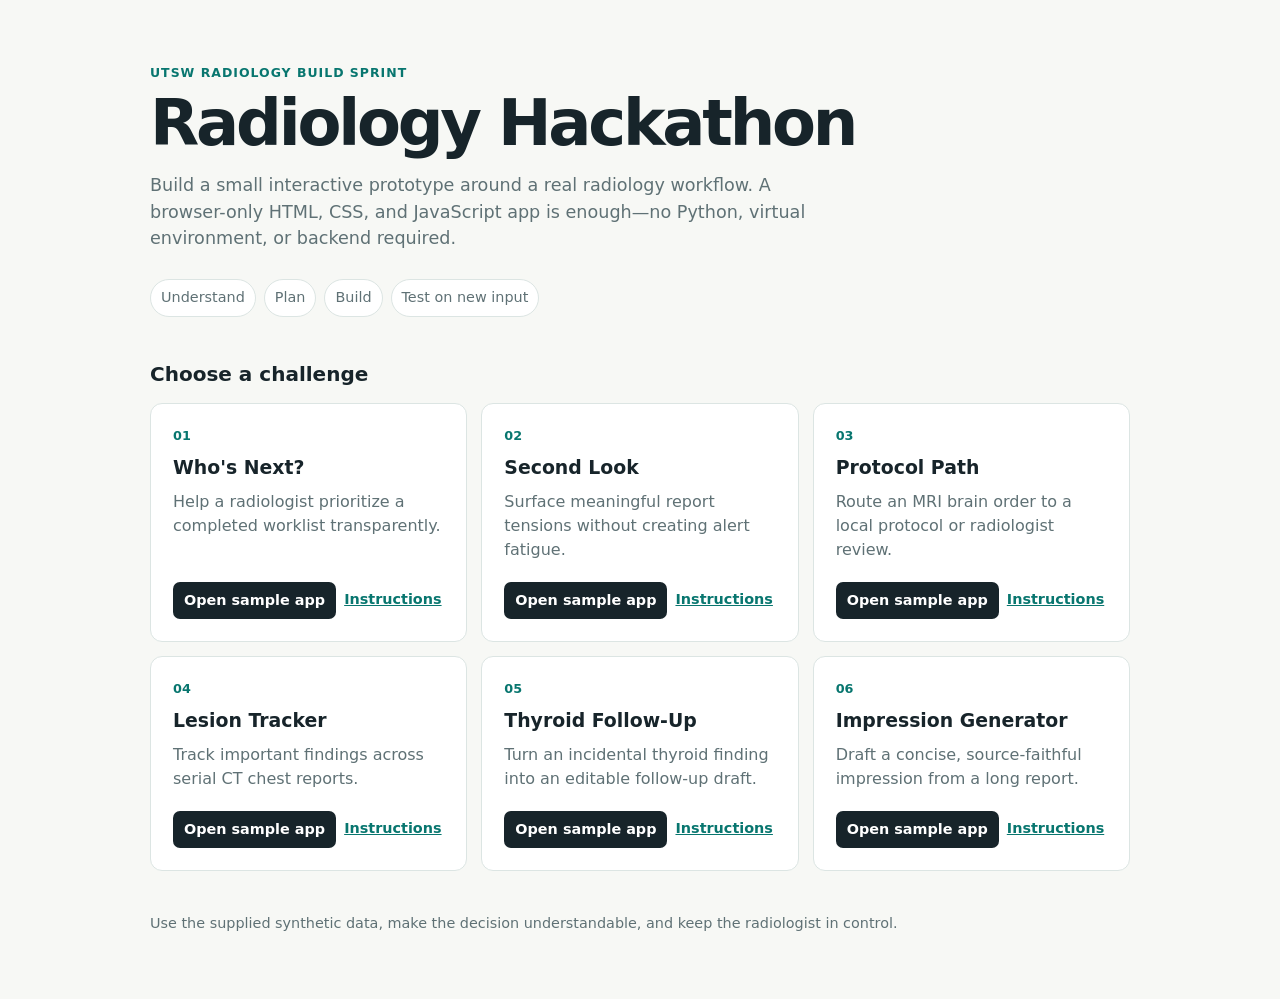
<file: index.html>
<!doctype html>
<html lang="en">
  <head>
    <meta charset="UTF-8" />
    <meta name="viewport" content="width=device-width, initial-scale=1.0" />
    <title>Radiology Hackathon</title>
    <style>
      :root { color-scheme: light; --ink:#17242a; --muted:#5f7175; --line:#dce5e3; --page:#f7f8f5; --card:#fff; --accent:#08766f; }
      * { box-sizing:border-box; }
      body { margin:0; background:var(--page); color:var(--ink); font:16px/1.5 system-ui,-apple-system,"Segoe UI",sans-serif; }
      main { width:min(980px,calc(100% - 32px)); margin:0 auto; padding:64px 0; }
      header { margin-bottom:42px; }
      .eyebrow { margin:0 0 8px; color:var(--accent); font-size:.78rem; font-weight:800; letter-spacing:.08em; text-transform:uppercase; }
      h1 { margin:0; font-size:clamp(2.25rem,6vw,4rem); letter-spacing:-.05em; line-height:1; }
      .intro { max-width:680px; color:var(--muted); font-size:1.1rem; }
      h2 { margin:0 0 14px; font-size:1.25rem; }
      .steps { display:flex; flex-wrap:wrap; gap:8px; margin:28px 0 0; color:var(--muted); font-size:.9rem; }
      .steps span { padding:7px 10px; border:1px solid var(--line); border-radius:999px; background:#fff; }
      .grid { display:grid; grid-template-columns:repeat(auto-fit,minmax(260px,1fr)); gap:14px; }
      article { display:flex; flex-direction:column; min-height:210px; padding:22px; border:1px solid var(--line); border-radius:12px; background:var(--card); }
      .number { margin:0 0 8px; color:var(--accent); font-size:.8rem; font-weight:800; }
      article h3 { margin:0 0 8px; font-size:1.18rem; }
      article p { margin:0; color:var(--muted); }
      .links { display:flex; flex-wrap:wrap; gap:8px; margin-top:auto; padding-top:20px; }
      a { color:var(--accent); font-weight:700; }
      .button { display:inline-block; padding:8px 11px; border-radius:7px; background:var(--ink); color:#fff; text-decoration:none; font-size:.9rem; }
      .quiet { display:inline-block; padding:7px 0; font-size:.9rem; }
      footer { margin-top:42px; color:var(--muted); font-size:.9rem; }
      @media (max-width:600px) { main { padding:42px 0; } }
    </style>
  </head>
  <body>
    <main>
      <header>
        <p class="eyebrow">UTSW Radiology Build Sprint</p>
        <h1>Radiology Hackathon</h1>
        <p class="intro">Build a small interactive prototype around a real radiology workflow. A browser-only HTML, CSS, and JavaScript app is enough—no Python, virtual environment, or backend required.</p>
        <div class="steps" aria-label="Sprint steps"><span>Understand</span><span>Plan</span><span>Build</span><span>Test on new input</span></div>
      </header>

      <section aria-labelledby="challenges">
        <h2 id="challenges">Choose a challenge</h2>
        <div class="grid">
          <article>
            <p class="number">01</p><h3>Who's Next?</h3><p>Help a radiologist prioritize a completed worklist transparently.</p>
            <div class="links"><a class="button" href="challenges/01-whos-next/sample-app/">Open sample app</a><a class="quiet" href="https://github.com/paulokuriki/radiology-hackathon/blob/main/challenges/01-whos-next/whos-next-instructions.md">Instructions</a></div>
          </article>
          <article>
            <p class="number">02</p><h3>Second Look</h3><p>Surface meaningful report tensions without creating alert fatigue.</p>
            <div class="links"><a class="button" href="challenges/02-second-look/sample-app/">Open sample app</a><a class="quiet" href="https://github.com/paulokuriki/radiology-hackathon/blob/main/challenges/02-second-look/second-look-instructions.md">Instructions</a></div>
          </article>
          <article>
            <p class="number">03</p><h3>Protocol Path</h3><p>Route an MRI brain order to a local protocol or radiologist review.</p>
            <div class="links"><a class="button" href="challenges/03-protocol-path/sample-app/">Open sample app</a><a class="quiet" href="https://github.com/paulokuriki/radiology-hackathon/blob/main/challenges/03-protocol-path/protocol-path-instructions.md">Instructions</a></div>
          </article>
          <article>
            <p class="number">04</p><h3>Lesion Tracker</h3><p>Track important findings across serial CT chest reports.</p>
            <div class="links"><a class="button" href="challenges/04-lesion-tracker/sample-app/">Open sample app</a><a class="quiet" href="https://github.com/paulokuriki/radiology-hackathon/blob/main/challenges/04-lesion-tracker/lesion-tracker-instructions.md">Instructions</a></div>
          </article>
          <article>
            <p class="number">05</p><h3>Thyroid Follow-Up</h3><p>Turn an incidental thyroid finding into an editable follow-up draft.</p>
            <div class="links"><a class="button" href="challenges/05-thyroid-follow-up/sample-app/">Open sample app</a><a class="quiet" href="https://github.com/paulokuriki/radiology-hackathon/blob/main/challenges/05-thyroid-follow-up/thyroid-follow-up-instructions.md">Instructions</a></div>
          </article>
          <article>
            <p class="number">06</p><h3>Impression Generator</h3><p>Draft a concise, source-faithful impression from a long report.</p>
            <div class="links"><a class="button" href="challenges/06-impression-generator/sample-app/">Open sample app</a><a class="quiet" href="https://github.com/paulokuriki/radiology-hackathon/blob/main/challenges/06-impression-generator/impression-generator-instructions.md">Instructions</a></div>
          </article>
        </div>
      </section>

      <footer>Use the supplied synthetic data, make the decision understandable, and keep the radiologist in control.</footer>
    </main>
  </body>
</html>
</file>
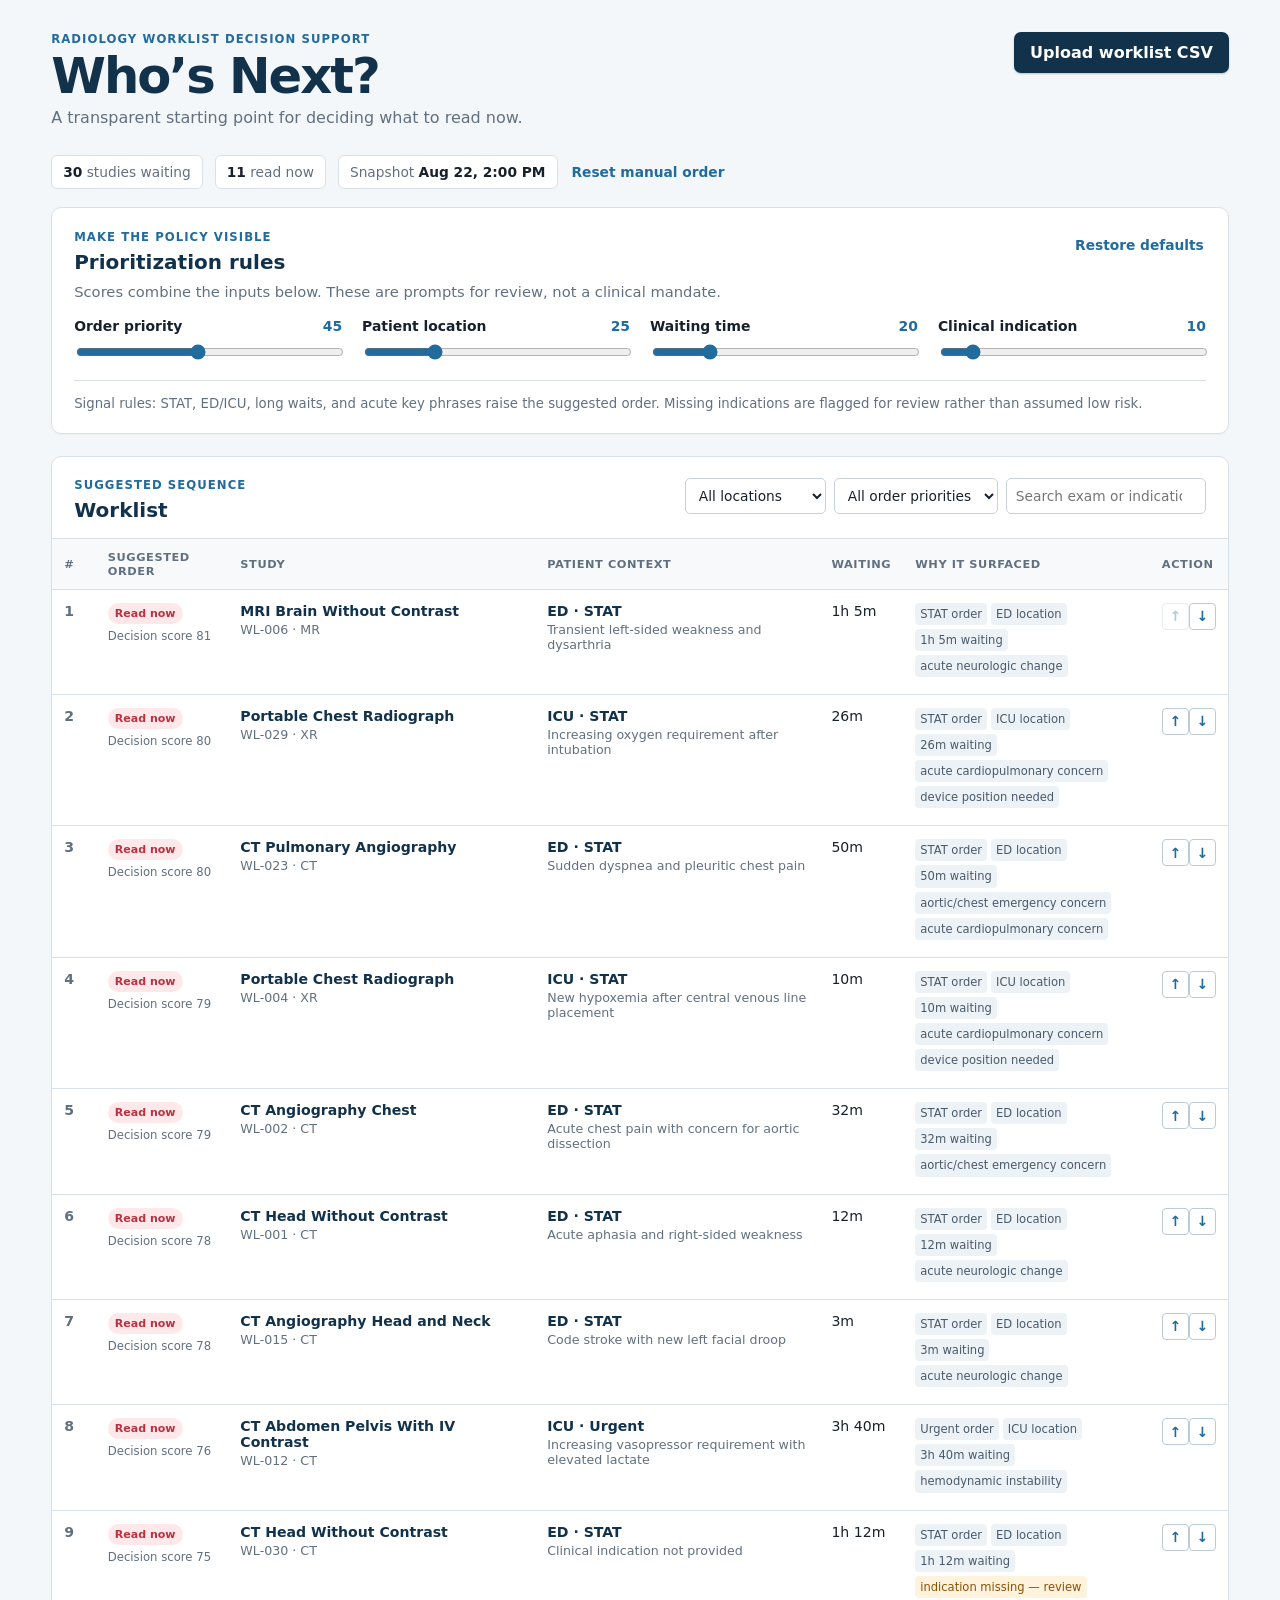
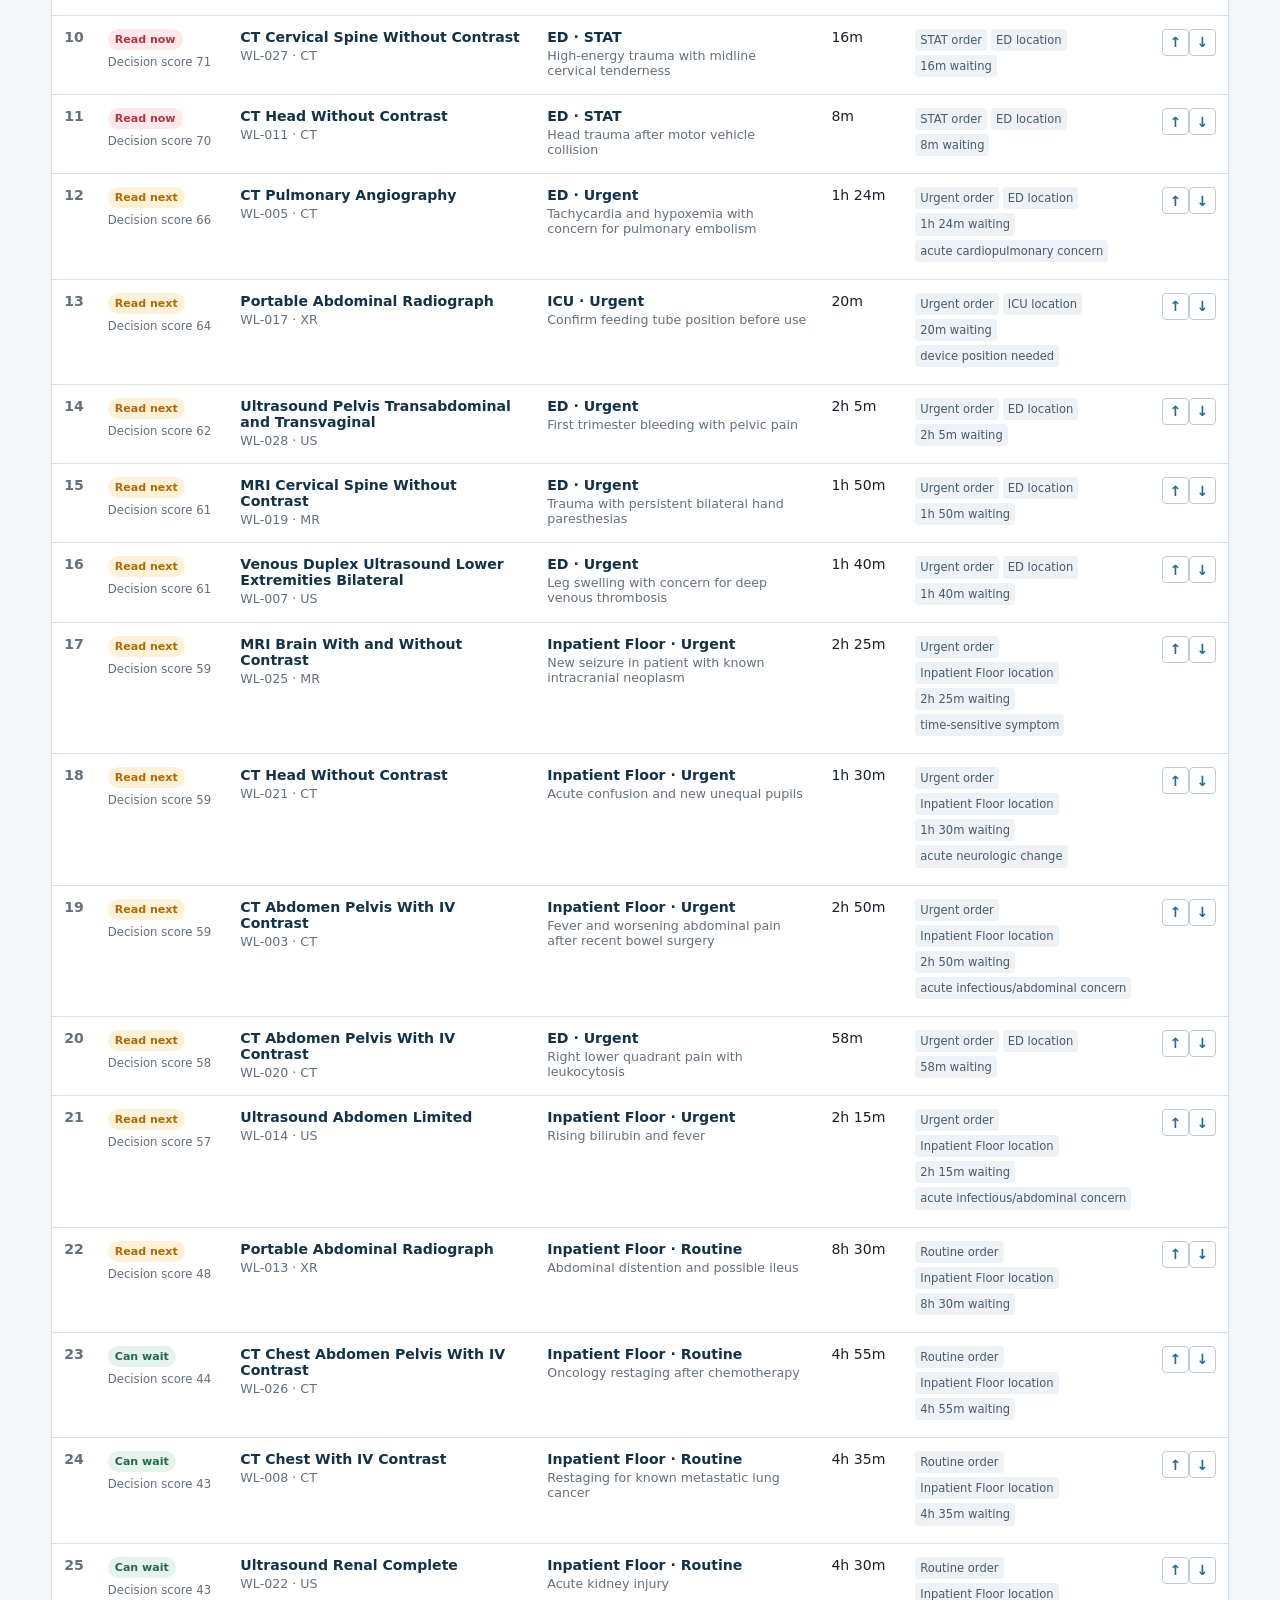
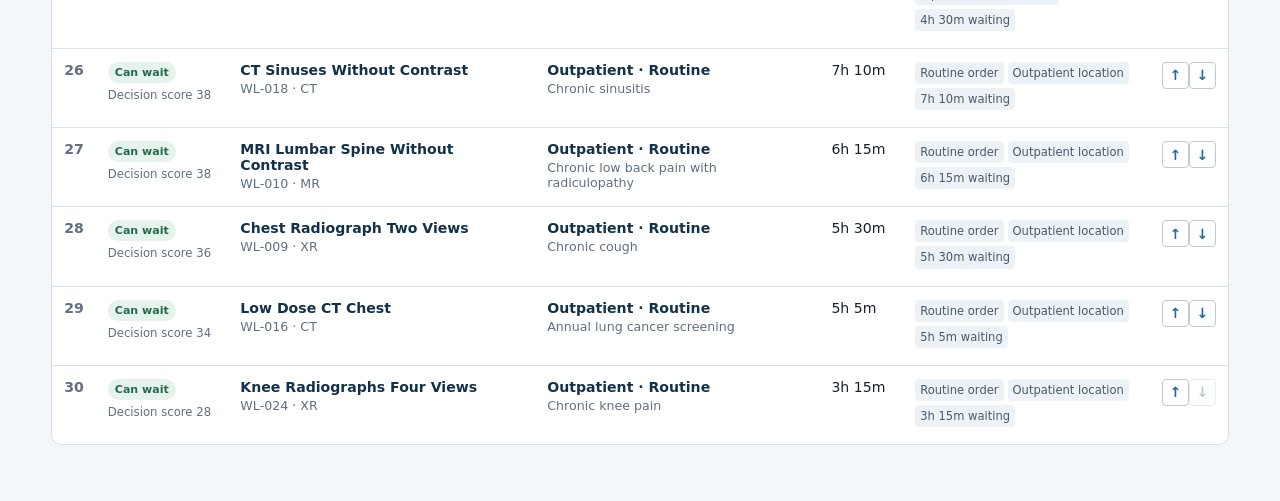
<file: challenges/01-whos-next/sample-app/index.html>
<!doctype html>
<html lang="en">
  <head>
    <meta charset="UTF-8" />
    <meta name="viewport" content="width=device-width, initial-scale=1.0" />
    <title>Who's Next? | Worklist Prioritizer</title>
    <link rel="stylesheet" href="styles.css" />
  </head>
  <body>
    <main class="app-shell">
      <header class="masthead">
        <div>
          <p class="eyebrow">Radiology worklist decision support</p>
          <h1>Who’s Next?</h1>
          <p class="subhead">A transparent starting point for deciding what to read now.</p>
        </div>
        <label class="upload-button" for="file-input">Upload worklist CSV</label>
        <input id="file-input" type="file" accept=".csv,text/csv" />
      </header>

      <section id="empty-state" class="empty-state">
        <div class="empty-icon" aria-hidden="true">↑</div>
        <h2>Start with a worklist snapshot</h2>
        <p>The bundled sample loads automatically when the app is hosted. You can also upload a CSV with the eight challenge columns; the file stays in this browser.</p>
        <label class="primary-button" for="file-input">Choose a CSV</label>
        <p class="hint">For the sprint demo, upload a new organizer worklist CSV.</p>
      </section>

      <section id="workspace" hidden>
        <div class="summary-row" aria-live="polite">
          <div class="summary-item"><span id="study-count">0</span> studies waiting</div>
          <div class="summary-item"><span id="now-count">0</span> read now</div>
          <div class="summary-item">Snapshot <span id="snapshot-time">—</span></div>
          <button id="reset-overrides" class="text-button">Reset manual order</button>
        </div>

        <section class="controls" aria-label="Prioritization controls">
          <div class="control-heading">
            <div>
              <p class="eyebrow">Make the policy visible</p>
              <h2>Prioritization rules</h2>
            </div>
            <button id="restore-defaults" class="text-button">Restore defaults</button>
          </div>
          <p class="control-copy">Scores combine the inputs below. These are prompts for review, not a clinical mandate.</p>
          <div class="sliders">
            <label>Order priority <output id="priority-value">45</output>
              <input id="priority-weight" type="range" min="0" max="100" value="45" />
            </label>
            <label>Patient location <output id="location-value">25</output>
              <input id="location-weight" type="range" min="0" max="100" value="25" />
            </label>
            <label>Waiting time <output id="wait-value">20</output>
              <input id="wait-weight" type="range" min="0" max="100" value="20" />
            </label>
            <label>Clinical indication <output id="indication-value">10</output>
              <input id="indication-weight" type="range" min="0" max="100" value="10" />
            </label>
          </div>
          <p class="policy-note">Signal rules: STAT, ED/ICU, long waits, and acute key phrases raise the suggested order. Missing indications are flagged for review rather than assumed low risk.</p>
        </section>

        <section class="worklist-section">
          <div class="table-toolbar">
            <div>
              <p class="eyebrow">Suggested sequence</p>
              <h2>Worklist</h2>
            </div>
            <div class="filters">
              <label class="visually-hidden" for="location-filter">Filter location</label>
              <select id="location-filter"><option value="">All locations</option></select>
              <label class="visually-hidden" for="priority-filter">Filter order priority</label>
              <select id="priority-filter"><option value="">All order priorities</option></select>
              <label class="visually-hidden" for="search">Search worklist</label>
              <input id="search" type="search" placeholder="Search exam or indication" />
            </div>
          </div>
          <div class="table-wrap">
            <table>
              <thead><tr><th>#</th><th>Suggested order</th><th>Study</th><th>Patient context</th><th>Waiting</th><th>Why it surfaced</th><th>Action</th></tr></thead>
              <tbody id="worklist-body"></tbody>
            </table>
          </div>
        </section>
      </section>
    </main>
    <template id="row-template">
      <tr>
        <td class="rank"></td>
        <td><span class="tier"></span><span class="score"></span></td>
        <td class="study"></td>
        <td class="context"></td>
        <td class="waiting"></td>
        <td class="reasons"></td>
        <td class="actions"><button class="move-up" title="Move up">↑</button><button class="move-down" title="Move down">↓</button></td>
      </tr>
    </template>
    <script src="app.js"></script>
  </body>
</html>
</file>
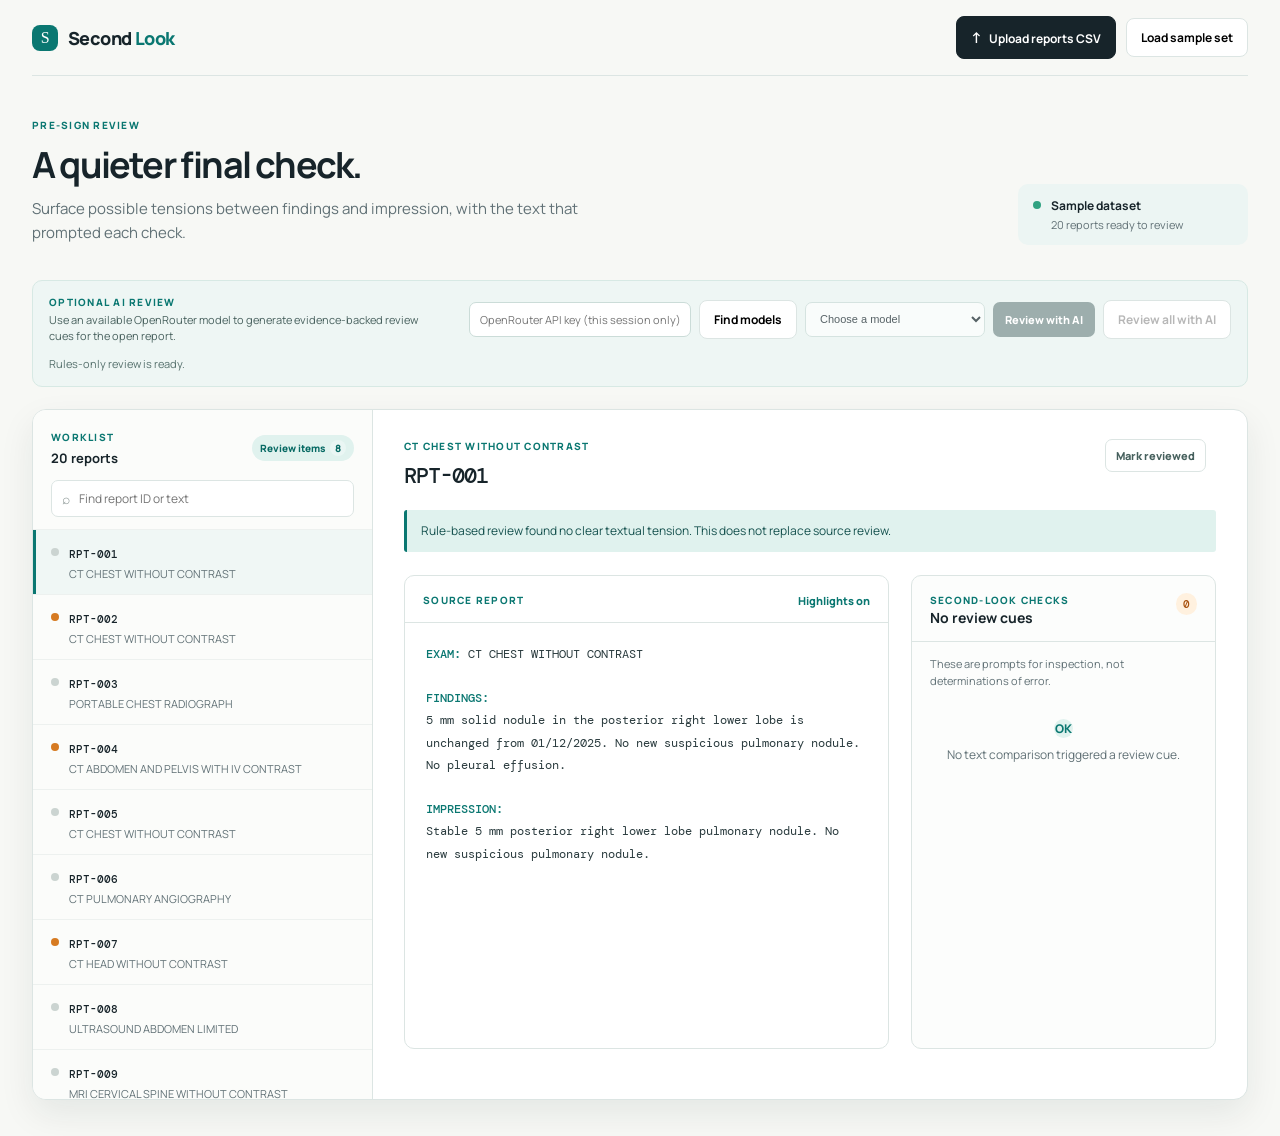
<file: challenges/02-second-look/sample-app/index.html>
<!doctype html>
<html lang="en">
  <head>
    <meta charset="UTF-8" />
    <meta name="viewport" content="width=device-width, initial-scale=1.0" />
    <title>Second Look | Report review</title>
    <link rel="preconnect" href="https://fonts.googleapis.com" />
    <link rel="preconnect" href="https://fonts.gstatic.com" crossorigin />
    <link href="https://fonts.googleapis.com/css2?family=DM+Mono:wght@400;500&family=Manrope:wght@400;500;600;700;800&display=swap" rel="stylesheet" />
    <link rel="stylesheet" href="styles.css" />
  </head>
  <body>
    <main class="app-shell">
      <header class="topbar">
        <a class="brand" href="#" aria-label="Second Look home">
          <span class="brand-mark">S</span>
          <span>Second <em>Look</em></span>
        </a>
        <div class="topbar-actions">
          <label class="upload-button" for="csv-upload">
            <span aria-hidden="true">↑</span> Upload reports CSV
          </label>
          <input id="csv-upload" type="file" accept=".csv,text/csv" />
          <button id="load-sample" class="quiet-button">Load sample set</button>
        </div>
      </header>

      <section class="intro">
        <div>
          <p class="eyebrow">Pre-sign review</p>
          <h1>A quieter final check.</h1>
          <p class="lede">Surface possible tensions between findings and impression, with the text that prompted each check.</p>
        </div>
        <div class="status-card" aria-live="polite">
          <span class="status-dot"></span>
          <div><strong id="dataset-name">Sample dataset</strong><span id="dataset-detail">20 reports ready to review</span></div>
        </div>
      </section>

      <section class="ai-bar" aria-label="Optional AI review">
        <div>
          <span class="eyebrow">Optional AI review</span>
          <p>Use an available OpenRouter model to generate evidence-backed review cues for the open report.</p>
        </div>
        <div class="ai-controls">
          <input id="api-key" type="password" autocomplete="off" placeholder="OpenRouter API key (this session only)" aria-label="OpenRouter API key" />
          <button id="load-models" class="quiet-button">Find models</button>
          <select id="model-select" aria-label="Available model" disabled><option>Choose a model</option></select>
          <button id="ai-review" class="ai-button" disabled>Review with AI</button>
          <button id="ai-review-all" class="quiet-button" disabled>Review all with AI</button>
        </div>
        <p id="ai-status" class="ai-status">Rules-only review is ready.</p>
      </section>

      <section class="workspace">
        <aside class="report-rail" aria-label="Report list">
          <div class="rail-head">
            <div><span class="eyebrow">Worklist</span><strong id="report-count">20 reports</strong></div>
            <button id="flag-filter" class="filter-button" aria-pressed="false">Review items <span id="flagged-count">0</span></button>
          </div>
          <label class="search-wrap"><span aria-hidden="true">⌕</span><input id="search" type="search" placeholder="Find report ID or text" /></label>
          <div id="report-list" class="report-list"></div>
        </aside>

        <section class="review-pane" aria-label="Report review">
          <div id="empty-state" class="empty-state" hidden>
            <div class="empty-icon">↗</div>
            <h2>No matching reports</h2>
            <p>Try a different search or show all reports.</p>
          </div>
          <div id="review-content">
            <div class="review-head">
              <div><p class="eyebrow" id="exam-type">Report</p><h2 id="active-id">—</h2></div>
              <div class="review-actions"><button id="mark-reviewed" class="reviewed-button">Mark reviewed</button><span id="review-state" class="review-state"></span></div>
            </div>
            <div id="summary-banner" class="summary-banner"></div>
            <div class="review-grid">
              <section class="report-card">
                <div class="card-title"><span class="eyebrow">Source report</span><button id="toggle-highlight" class="text-button" aria-pressed="true">Highlights on</button></div>
                <article id="report-text" class="report-text"></article>
              </section>
              <aside class="findings-card">
                <div class="card-title"><div><span class="eyebrow">Second-look checks</span><h3 id="check-title">Review cues</h3></div><span id="check-count" class="count-badge">0</span></div>
                <p class="check-intro">These are prompts for inspection, not determinations of error.</p>
                <div id="checks" class="checks"></div>
              </aside>
            </div>
          </div>
        </section>
      </section>
    </main>

    <template id="check-template">
      <article class="check">
        <div class="check-icon">!</div>
        <div><h4></h4><p class="check-description"></p><div class="evidence"></div></div>
      </article>
    </template>
    <script src="app.js"></script>
  </body>
</html>
</file>
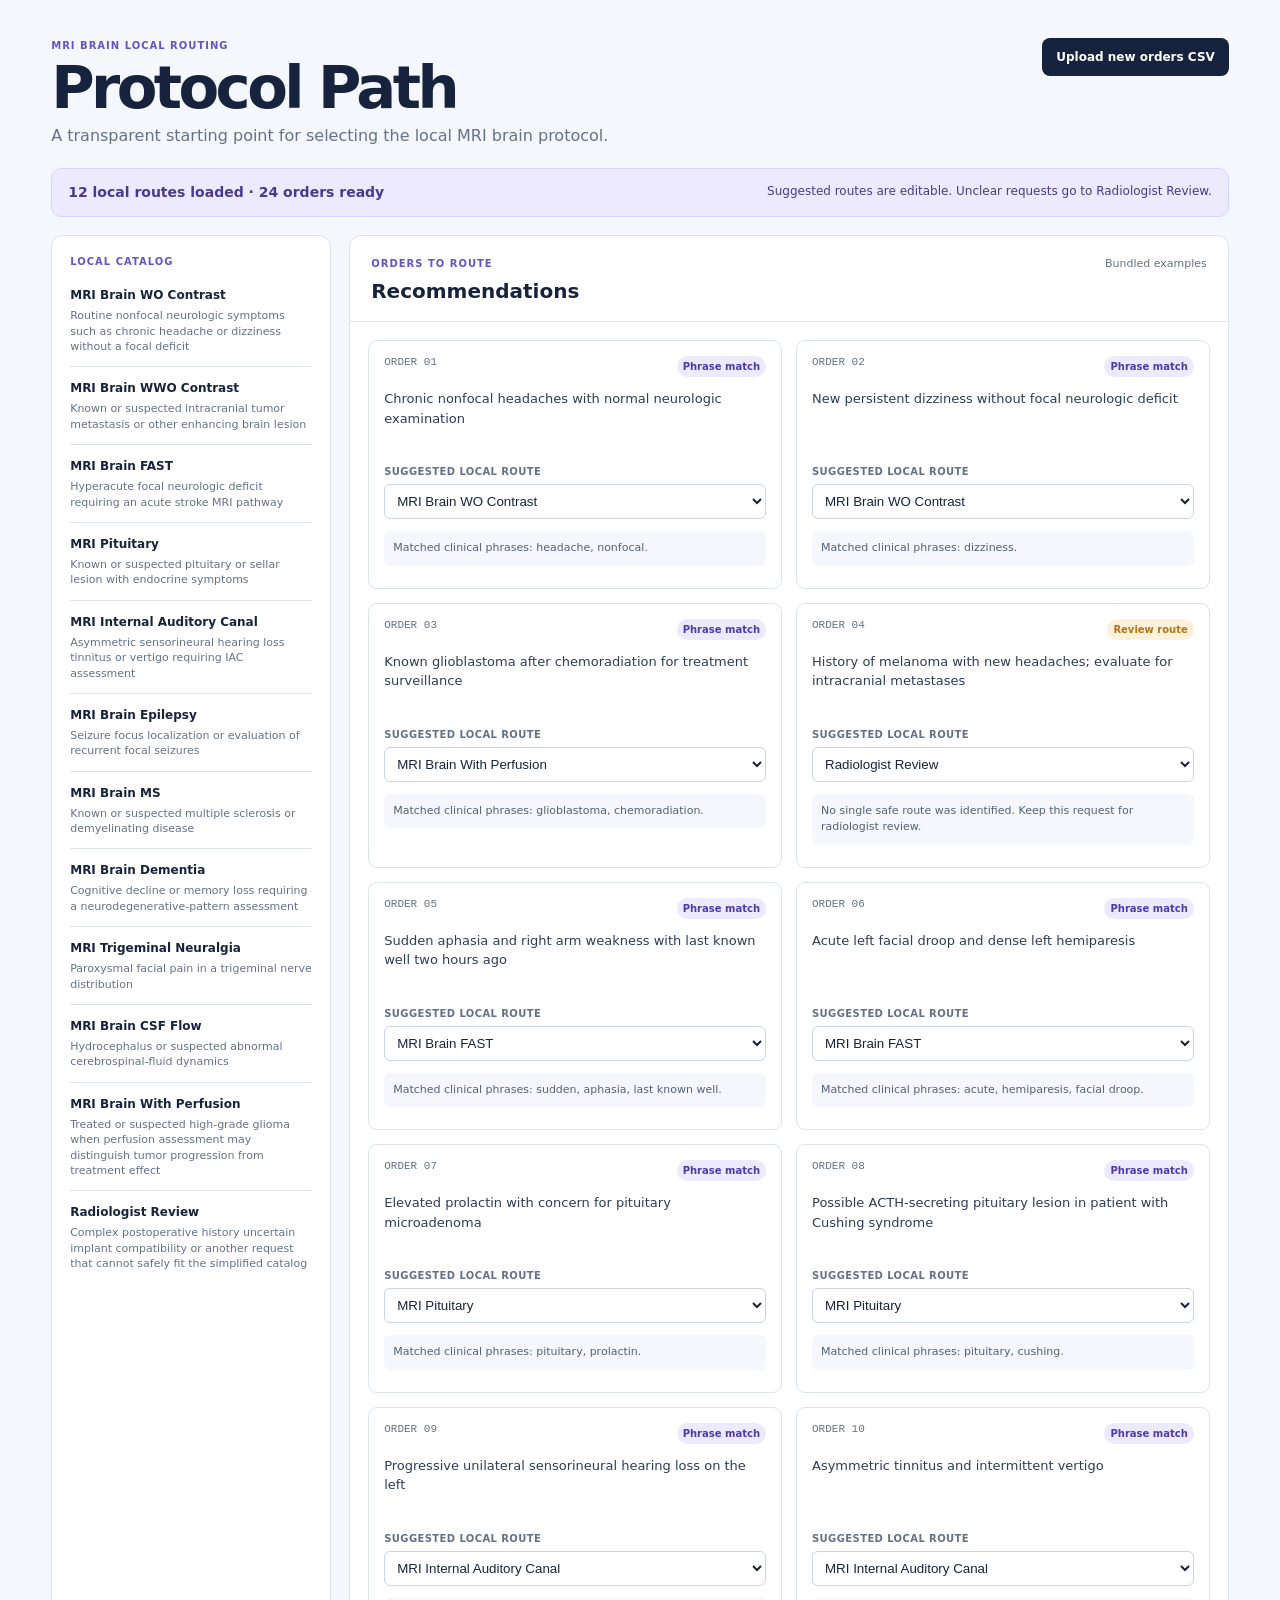
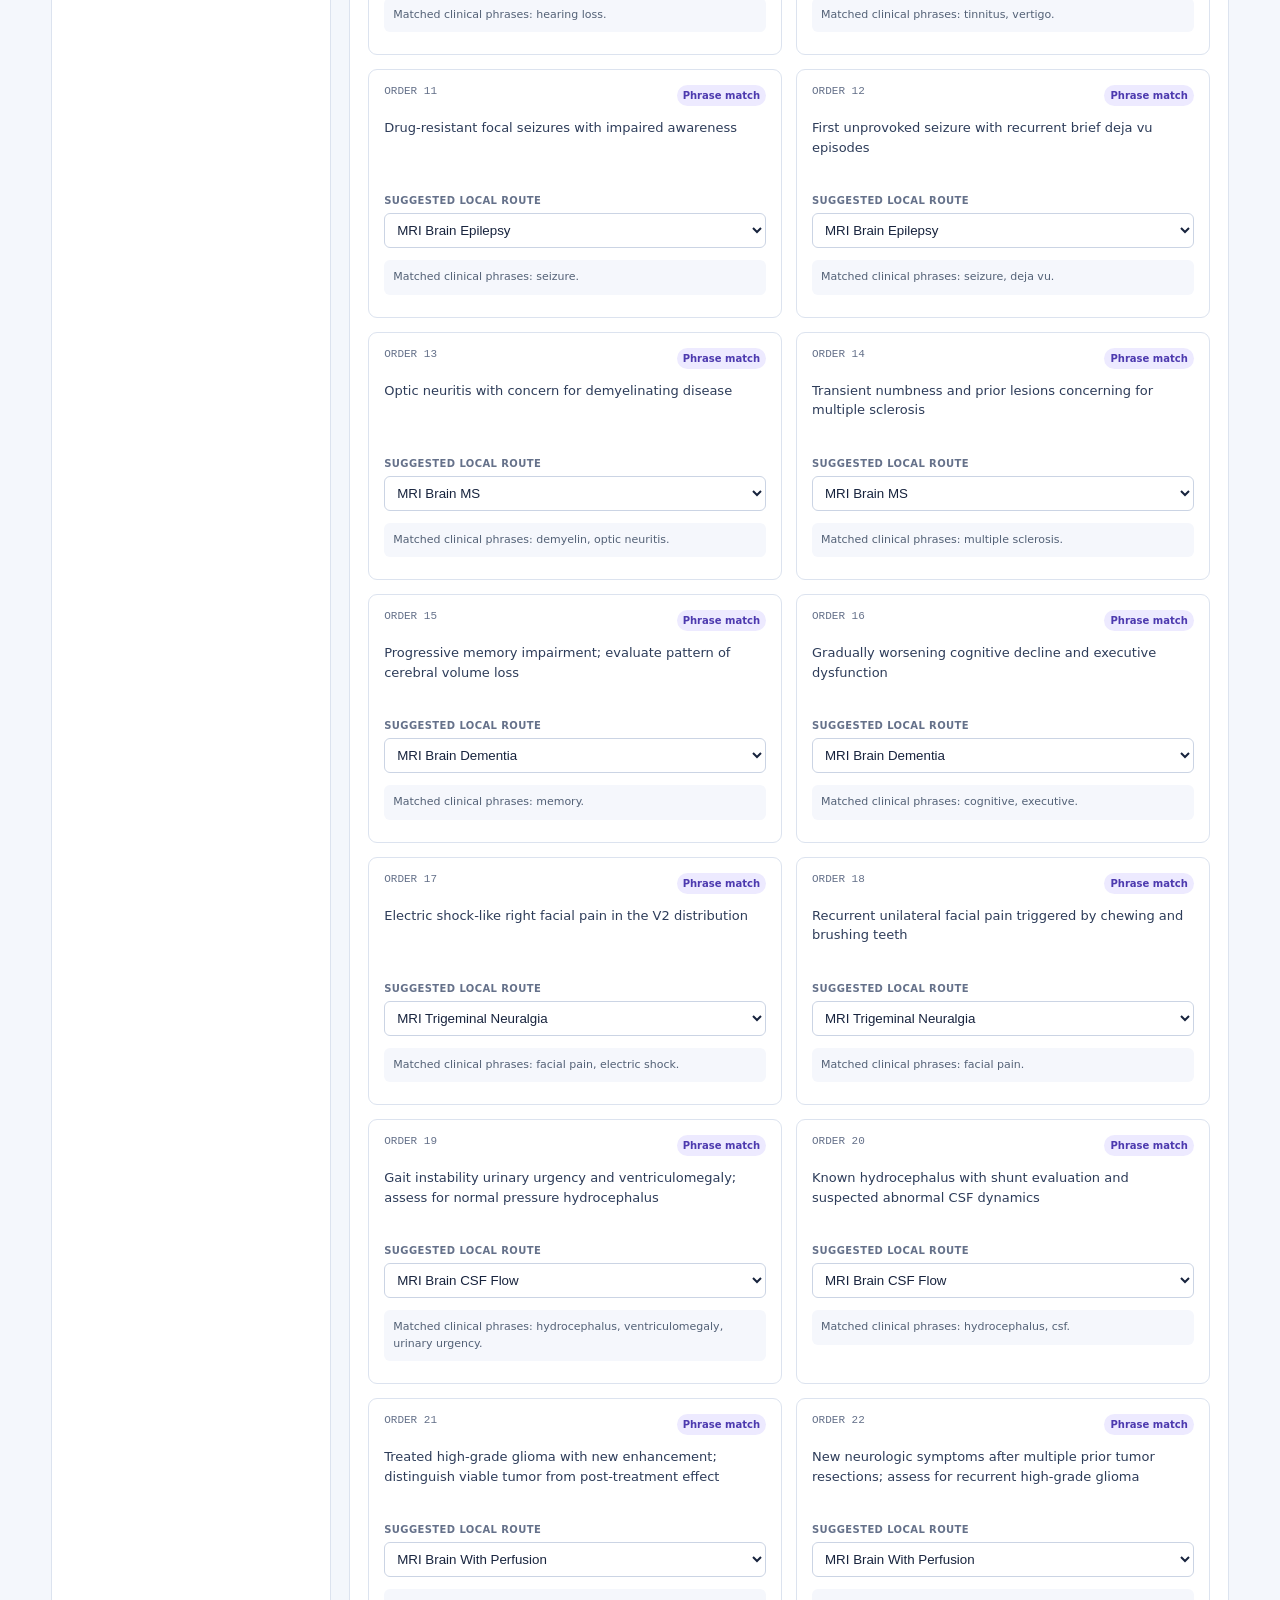
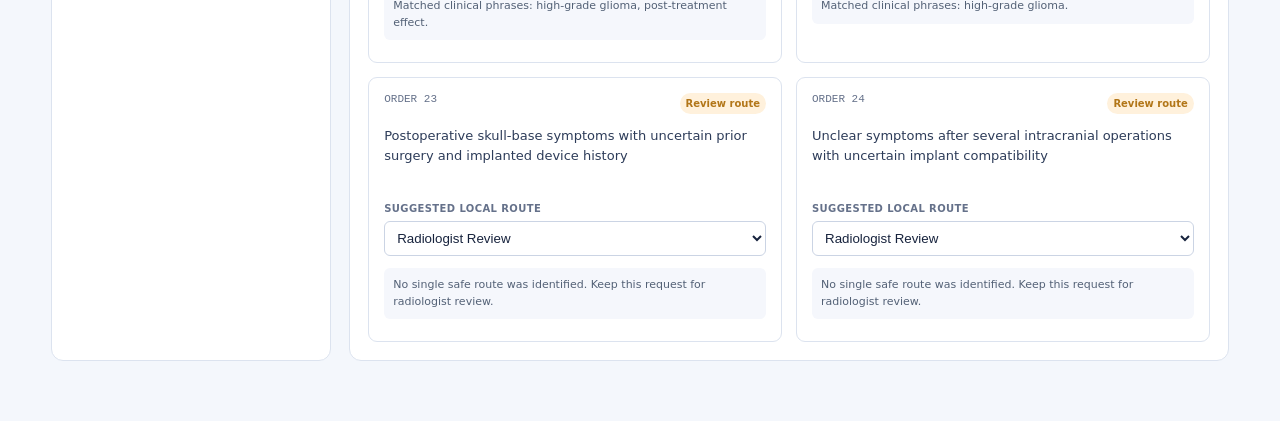
<file: challenges/03-protocol-path/sample-app/index.html>
<!doctype html>
<html lang="en">
  <head>
    <meta charset="UTF-8" />
    <meta name="viewport" content="width=device-width, initial-scale=1.0" />
    <title>Protocol Path</title>
    <link rel="stylesheet" href="styles.css" />
  </head>
  <body>
    <main>
      <header>
        <div><p class="eyebrow">MRI brain local routing</p><h1>Protocol Path</h1><p class="lede">A transparent starting point for selecting the local MRI brain protocol.</p></div>
        <label class="button" for="orders-upload">Upload new orders CSV</label><input id="orders-upload" type="file" accept=".csv,text/csv" />
      </header>
      <section class="intro"><strong id="summary">Loading local protocol catalog…</strong><span>Suggested routes are editable. Unclear requests go to Radiologist Review.</span></section>
      <div class="layout">
        <aside><p class="eyebrow">Local catalog</p><div id="catalog"></div></aside>
        <section class="workspace">
          <div class="workspace-head"><div><p class="eyebrow">Orders to route</p><h2>Recommendations</h2></div><span id="file-name">Bundled examples</span></div>
          <div id="orders" class="orders"></div>
          <div id="empty" class="empty" hidden>Upload a CSV with <code>study_description</code> and <code>reason_for_exam</code>.</div>
        </section>
      </div>
    </main>
    <template id="order-template">
      <article class="order-card">
        <div class="order-top"><span class="order-number"></span><span class="confidence"></span></div>
        <p class="reason"></p>
        <label>Suggested local route<select class="route-select"></select></label>
        <p class="evidence"></p><p class="reference"></p>
      </article>
    </template>
    <script src="app.js"></script>
  </body>
</html>
</file>
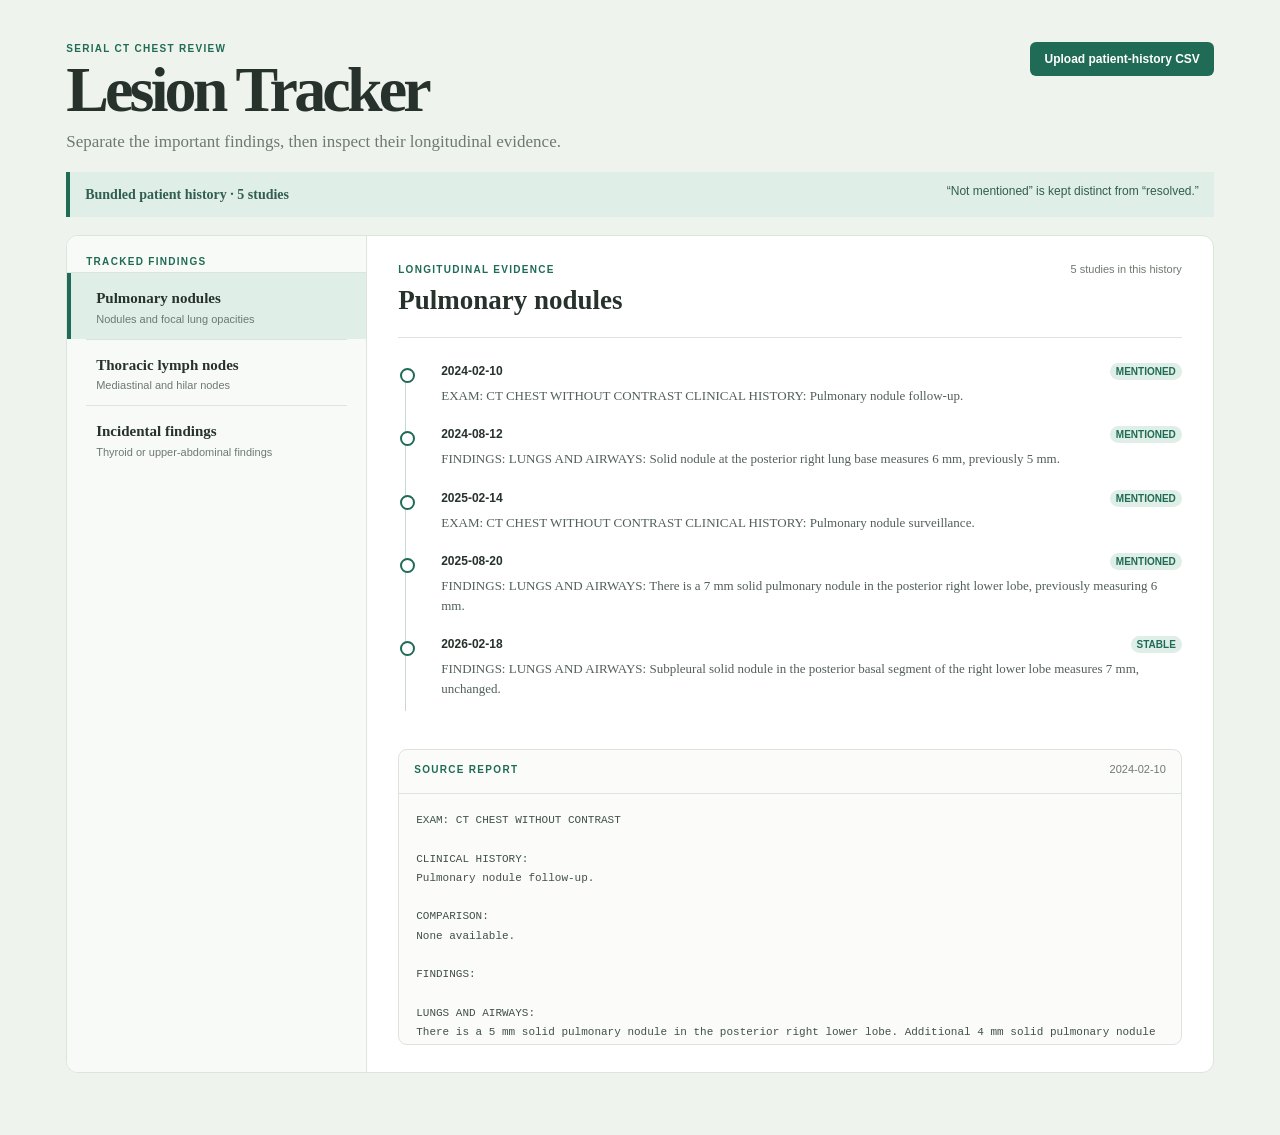
<file: challenges/04-lesion-tracker/sample-app/index.html>
<!doctype html>
<html lang="en">
  <head><meta charset="UTF-8" /><meta name="viewport" content="width=device-width, initial-scale=1.0" /><title>Lesion Tracker</title><link rel="stylesheet" href="styles.css" /></head>
  <body>
    <main>
      <header><div><p class="eyebrow">Serial CT chest review</p><h1>Lesion Tracker</h1><p>Separate the important findings, then inspect their longitudinal evidence.</p></div><label for="history-upload">Upload patient-history CSV</label><input id="history-upload" type="file" accept=".csv,text/csv" /></header>
      <section class="status"><strong id="history-name">Loading bundled history…</strong><span>“Not mentioned” is kept distinct from “resolved.”</span></section>
      <section class="workspace"><aside><p class="eyebrow">Tracked findings</p><div id="track-list"></div></aside><section class="detail"><div id="empty" class="empty" hidden>Upload a CSV with <code>study_date</code> and <code>report_text</code>.</div><div id="detail-content"><div class="detail-head"><div><p class="eyebrow">Longitudinal evidence</p><h2 id="track-title">Choose a finding</h2></div><span id="track-count"></span></div><div id="timeline" class="timeline"></div><section class="source"><div><p class="eyebrow">Source report</p><strong id="source-date">—</strong></div><article id="source-text"></article></section></div></section></section>
    </main>
    <script src="app.js"></script>
  </body>
</html>
</file>
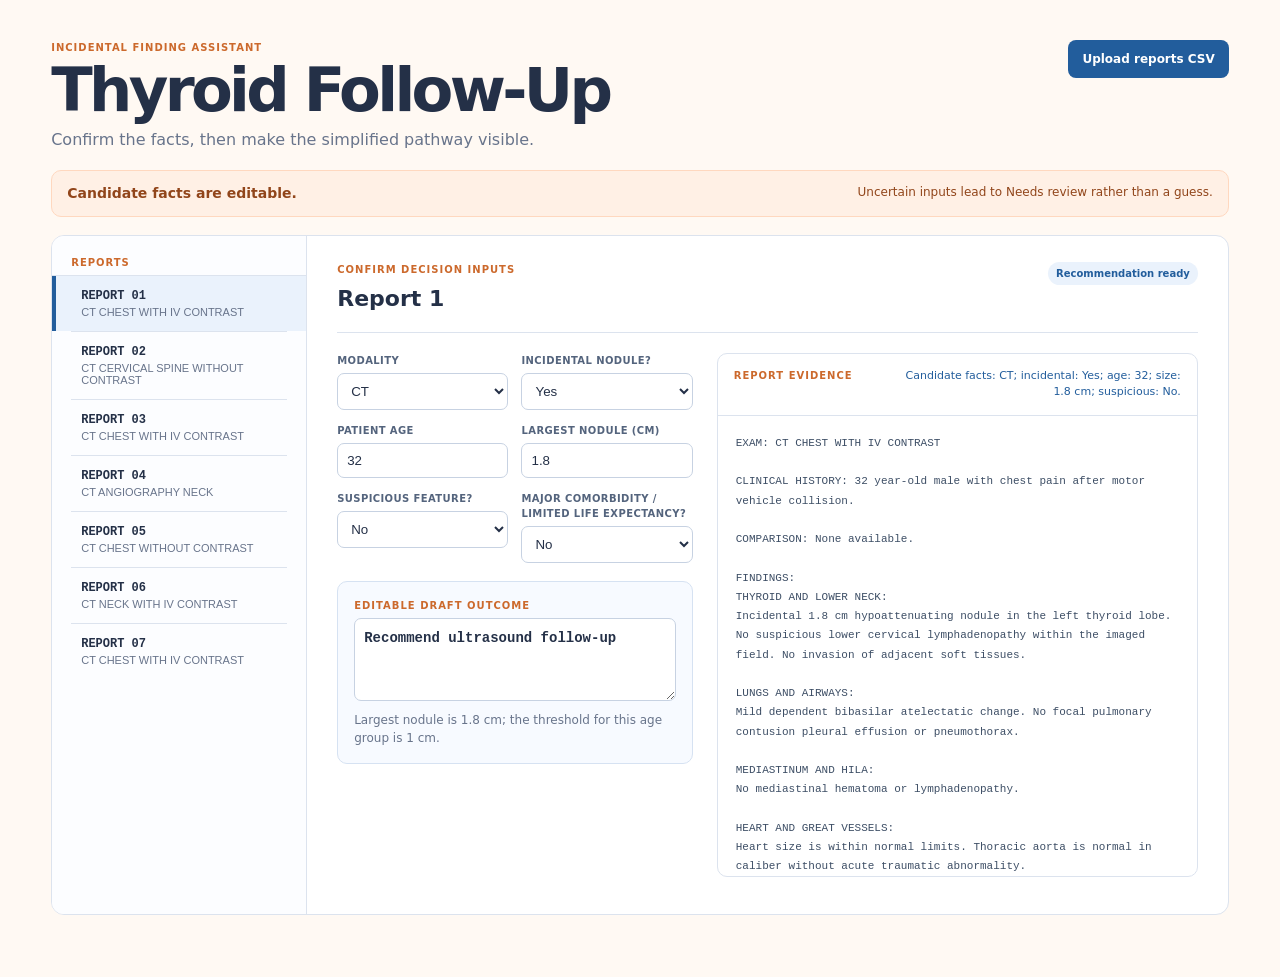
<file: challenges/05-thyroid-follow-up/sample-app/index.html>
<!doctype html>
<html lang="en">
  <head><meta charset="UTF-8" /><meta name="viewport" content="width=device-width, initial-scale=1.0" /><title>Thyroid Follow-Up</title><link rel="stylesheet" href="styles.css" /></head>
  <body>
    <main>
      <header><div><p class="eyebrow">Incidental finding assistant</p><h1>Thyroid Follow-Up</h1><p>Confirm the facts, then make the simplified pathway visible.</p></div><label for="reports-upload">Upload reports CSV</label><input id="reports-upload" type="file" accept=".csv,text/csv" /></header>
      <section class="notice"><strong>Candidate facts are editable.</strong><span>Uncertain inputs lead to Needs review rather than a guess.</span></section>
      <section class="workspace"><aside><p class="eyebrow">Reports</p><div id="report-list"></div></aside><section class="review"><div class="review-head"><div><p class="eyebrow">Confirm decision inputs</p><h2 id="report-label">Loading sample reports…</h2></div><span id="state-chip"></span></div><div class="columns"><section><div class="fields"><label>Modality<select id="modality"><option>Uncertain</option><option>CT</option><option>MRI</option></select></label><label>Incidental nodule?<select id="incidental"><option>Uncertain</option><option>Yes</option><option>No</option></select></label><label>Patient age<input id="age" type="number" min="0" placeholder="Unknown" /></label><label>Largest nodule (cm)<input id="size" type="number" min="0" step="0.1" placeholder="Unknown" /></label><label>Suspicious feature?<select id="suspicious"><option>Uncertain</option><option>Yes</option><option>No</option></select></label><label>Major comorbidity / limited life expectancy?<select id="comorbidity"><option>Uncertain</option><option>Yes</option><option>No</option></select></label></div><section class="result"><p class="eyebrow">Editable draft outcome</p><textarea id="recommendation" rows="3"></textarea><p id="reasoning"></p></section></section><section class="source"><div><p class="eyebrow">Report evidence</p><span id="evidence"></span></div><article id="report-text"></article></section></div></section></section>
    </main><script src="app.js"></script>
  </body>
</html>
</file>
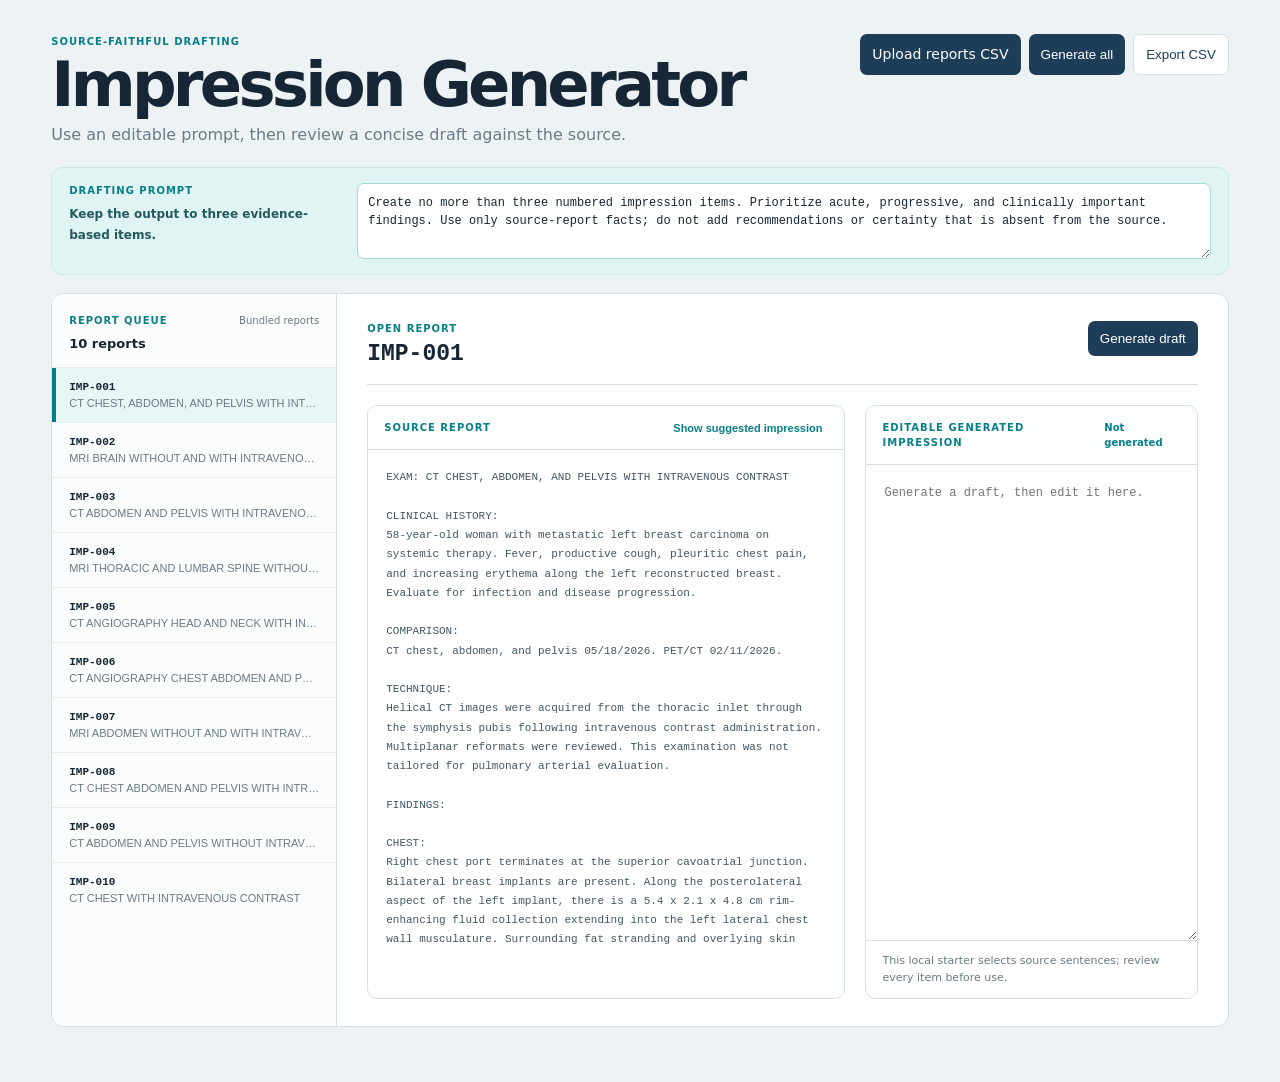
<file: challenges/06-impression-generator/sample-app/index.html>
<!doctype html>
<html lang="en">
  <head><meta charset="UTF-8" /><meta name="viewport" content="width=device-width, initial-scale=1.0" /><title>Impression Generator</title><link rel="stylesheet" href="styles.css" /></head>
  <body>
    <main><header><div><p class="eyebrow">Source-faithful drafting</p><h1>Impression Generator</h1><p>Use an editable prompt, then review a concise draft against the source.</p></div><div class="actions"><label for="reports-upload">Upload reports CSV</label><input id="reports-upload" type="file" accept=".csv,text/csv" /><button id="generate-all">Generate all</button><button id="export">Export CSV</button></div></header>
      <section class="prompt"><div><p class="eyebrow">Drafting prompt</p><strong>Keep the output to three evidence-based items.</strong></div><textarea id="prompt" rows="3">Create no more than three numbered impression items. Prioritize acute, progressive, and clinically important findings. Use only source-report facts; do not add recommendations or certainty that is absent from the source.</textarea></section>
      <section class="workspace"><aside><div class="rail-head"><div><p class="eyebrow">Report queue</p><strong id="count">Loading…</strong></div><span id="dataset"></span></div><div id="report-list"></div></aside><section class="review"><div id="empty" class="empty" hidden>Upload a CSV with <code>report_id</code> and <code>source_report_text</code>.</div><div id="review-content"><div class="review-head"><div><p class="eyebrow">Open report</p><h2 id="report-id">—</h2></div><button id="generate-one">Generate draft</button></div><div class="review-grid"><section class="source"><div class="card-head"><p class="eyebrow">Source report</p><button id="toggle-reference" hidden>Show suggested impression</button></div><article id="source-text"></article><article id="reference" hidden></article></section><section class="draft"><div class="card-head"><p class="eyebrow">Editable generated impression</p><span id="draft-status"></span></div><textarea id="draft-text" rows="15" placeholder="Generate a draft, then edit it here."></textarea><p id="draft-note">This local starter selects source sentences; review every item before use.</p></section></div></div></section></section>
    </main><script src="app.js"></script>
  </body>
</html>
</file>
<file: challenges/01-whos-next/sample-app/styles.css>
:root { --ink:#17212b; --muted:#617080; --line:#d9e1e8; --canvas:#f4f7f9; --panel:#fff; --navy:#12324b; --blue:#216b9d; --red:#b8323f; --amber:#b26800; --green:#246b4e; }
* { box-sizing:border-box; }
body { margin:0; background:var(--canvas); color:var(--ink); font-family:Inter,ui-sans-serif,system-ui,-apple-system,"Segoe UI",sans-serif; }
button,input,select { font:inherit; }
.app-shell { max-width:1440px; margin:0 auto; padding:32px clamp(18px,4vw,56px) 56px; }
.masthead { display:flex; justify-content:space-between; gap:24px; align-items:flex-start; margin-bottom:28px; }
.eyebrow { margin:0 0 6px; color:var(--blue); font-size:.73rem; font-weight:800; letter-spacing:.09em; text-transform:uppercase; }
h1,h2,p { margin-top:0; } h1 { margin-bottom:6px; color:var(--navy); font-size:clamp(2rem,4vw,3.1rem); line-height:1; letter-spacing:-.04em; } h2 { margin-bottom:0; color:var(--navy); font-size:1.25rem; }
.subhead,.control-copy,.policy-note,.hint { color:var(--muted); } .subhead { margin-bottom:0; }
#file-input { position:absolute; width:1px; height:1px; opacity:0; }
.upload-button,.primary-button { display:inline-flex; justify-content:center; align-items:center; border:0; border-radius:7px; padding:11px 16px; background:var(--navy); color:#fff; cursor:pointer; font-weight:700; box-shadow:0 1px 2px #0c263940; }
.empty-state { margin-top:8vh; padding:56px 28px; border:1px dashed #a7b7c5; border-radius:14px; background:#ffffff88; text-align:center; }
.empty-state h2 { margin-bottom:10px; }.empty-state p { max-width:500px; margin:0 auto 18px; color:var(--muted); }.empty-state .hint { margin-top:18px; font-size:.86rem; }.empty-icon { width:38px; height:38px; margin:0 auto 14px; border-radius:50%; background:#dbeaf4; color:var(--blue); display:grid; place-items:center; font-size:1.4rem; font-weight:800; }
.summary-row { display:flex; flex-wrap:wrap; gap:12px; align-items:center; margin-bottom:18px; }.summary-item { padding:8px 11px; border:1px solid var(--line); border-radius:6px; background:var(--panel); color:var(--muted); font-size:.86rem; }.summary-item span { color:var(--ink); font-weight:800; }.text-button { padding:7px 2px; border:0; background:transparent; color:var(--blue); cursor:pointer; font-size:.86rem; font-weight:700; }
.controls,.worklist-section { border:1px solid var(--line); border-radius:10px; background:var(--panel); box-shadow:0 1px 2px #102a3b08; }.controls { margin-bottom:22px; padding:22px; }.control-heading,.table-toolbar { display:flex; justify-content:space-between; gap:18px; align-items:flex-start; }.control-copy { margin:9px 0 18px; font-size:.92rem; }.sliders { display:grid; grid-template-columns:repeat(4,minmax(150px,1fr)); gap:20px; }.sliders label { color:var(--ink); font-size:.87rem; font-weight:700; }.sliders output { float:right; color:var(--blue); }.sliders input { display:block; width:100%; margin-top:10px; accent-color:var(--blue); }.policy-note { margin:18px 0 0; padding-top:15px; border-top:1px solid var(--line); font-size:.83rem; }
.worklist-section { overflow:hidden; }.table-toolbar { padding:21px 22px 16px; border-bottom:1px solid var(--line); }.filters { display:flex; flex-wrap:wrap; gap:8px; }.filters select,.filters input { min-height:36px; padding:6px 9px; border:1px solid #c5d1dc; border-radius:5px; background:#fff; color:var(--ink); font-size:.86rem; }.filters input { width:200px; }.table-wrap { overflow:auto; } table { width:100%; border-collapse:collapse; min-width:1010px; } th { padding:11px 12px; background:#f7f9fb; color:#617080; text-align:left; font-size:.71rem; letter-spacing:.05em; text-transform:uppercase; } td { padding:13px 12px; border-top:1px solid var(--line); vertical-align:top; font-size:.88rem; } tr.manual { background:#f5fbff; }.rank { color:var(--muted); font-weight:800; }.tier { display:inline-block; border-radius:99px; padding:4px 7px; font-size:.69rem; font-weight:800; white-space:nowrap; }.tier.now { background:#fee8e9; color:var(--red); }.tier.next { background:#fff1d7; color:var(--amber); }.tier.wait { background:#e6f3ec; color:var(--green); }.score { display:block; margin-top:5px; color:var(--muted); font-size:.73rem; }.study strong,.context strong { display:block; color:var(--navy); }.study span,.context span { display:block; margin-top:3px; color:var(--muted); font-size:.79rem; }.waiting { white-space:nowrap; font-variant-numeric:tabular-nums; }.reasons { max-width:330px; color:#40505f; line-height:1.4; }.reason-tag { display:inline-block; margin:0 4px 4px 0; padding:3px 5px; border-radius:4px; background:#edf2f6; color:#485a6b; font-size:.72rem; }.reason-tag.review { background:#fff3de; color:#8d5200; }.actions { white-space:nowrap; }.actions button { width:27px; height:27px; border:1px solid #bdcbd6; border-radius:4px; background:#fff; color:var(--blue); cursor:pointer; font-weight:800; }.actions button:disabled { opacity:.35; cursor:not-allowed; }.visually-hidden { position:absolute; width:1px; height:1px; clip:rect(0 0 0 0); overflow:hidden; white-space:nowrap; }
@media (max-width:760px) { .app-shell { padding-top:24px; }.masthead { flex-direction:column; }.sliders { grid-template-columns:1fr 1fr; }.table-toolbar { flex-direction:column; }.filters input { width:100%; }.controls { padding:18px; } }
@media (max-width:430px) { .sliders { grid-template-columns:1fr; } }
</file>
<file: challenges/02-second-look/sample-app/styles.css>
:root { --ink:#17242a; --muted:#617176; --line:#dce5e3; --cream:#f7f8f5; --paper:#fff; --teal:#0a7771; --teal-soft:#e0f2ee; --amber:#a7500e; --amber-soft:#fff1df; --red:#b8443e; --shadow:0 14px 35px rgba(17,36,38,.08); }
* { box-sizing:border-box; }
body { margin:0; background:var(--cream); color:var(--ink); font-family:Manrope,Arial,sans-serif; font-size:14px; }
button,input { font:inherit; }
button { cursor:pointer; }
.app-shell { max-width:1500px; margin:0 auto; padding:0 32px 36px; }
.topbar { height:76px; display:flex; align-items:center; justify-content:space-between; border-bottom:1px solid var(--line); }
.brand { color:var(--ink); text-decoration:none; display:flex; gap:10px; align-items:center; font-size:18px; font-weight:800; letter-spacing:-.6px; }.brand em { color:var(--teal); font-style:normal; }.brand-mark { background:var(--teal); color:#fff; width:26px;height:26px;display:grid;place-items:center;border-radius:8px;font:500 16px Georgia; }
.topbar-actions { display:flex; gap:10px; align-items:center; }.upload-button,.quiet-button { border:1px solid var(--line); background:var(--paper); padding:10px 14px; border-radius:8px; font-weight:700; font-size:12px; }.upload-button { background:var(--ink); color:white;border-color:var(--ink); }.upload-button span { margin-right:5px; font-size:15px; } #csv-upload { display:none; }
.intro { padding:42px 0 35px; display:flex; justify-content:space-between; gap:30px; align-items:end; }.eyebrow { display:block; text-transform:uppercase; letter-spacing:1.25px; font-size:10px; font-weight:800; color:var(--teal); margin:0 0 8px; }.intro h1 { font-size:36px; letter-spacing:-1.8px; margin:0 0 8px; }.lede { color:var(--muted); font-size:15px; max-width:570px; margin:0; line-height:1.6; }.status-card { min-width:230px; display:flex; align-items:flex-start; gap:10px; background:#ecf5f3; padding:13px 15px; border-radius:10px; }.status-card strong,.status-card span { display:block; }.status-card strong { font-size:12px; }.status-card span:not(.status-dot) { color:var(--muted); font-size:11px; margin-top:3px; }.status-dot { margin-top:4px; height:8px;width:8px;border-radius:99px;background:#30a281; }
.ai-bar { display:grid;grid-template-columns:1fr auto;gap:12px 26px;align-items:center;background:#eef6f4;border:1px solid #d7e9e4;border-radius:10px;padding:14px 16px;margin:0 0 22px; }.ai-bar .eyebrow { margin-bottom:3px; }.ai-bar p { margin:0;color:#48615e;font-size:11px;line-height:1.45; }.ai-controls { display:flex;gap:8px;align-items:center; }.ai-controls input,.ai-controls select { height:35px;border:1px solid #cbdcd8;border-radius:7px;background:white;padding:0 10px;color:var(--ink);font-size:11px; }.ai-controls input { width:222px; }.ai-controls select { width:180px; }.ai-button { height:35px;border:0;border-radius:7px;background:var(--teal);color:white;padding:0 12px;font-weight:800;font-size:11px; }.ai-button:disabled { background:#9daead;cursor:not-allowed; }.ai-status { grid-column:1 / -1;color:#56716d !important; }
.workspace { display:grid; grid-template-columns:340px minmax(0,1fr); min-height:670px; border:1px solid var(--line); border-radius:14px; overflow:hidden; box-shadow:var(--shadow); background:var(--paper); }.report-rail { background:#fbfcfa; border-right:1px solid var(--line); }.rail-head { padding:20px 18px 13px; display:flex;justify-content:space-between;align-items:center; }.rail-head .eyebrow { margin-bottom:4px; }.rail-head strong { font-size:13px; }.filter-button { background:var(--teal-soft); color:#076a64;border:0;border-radius:99px;padding:6px 8px;font-size:10px;font-weight:800; }.filter-button[aria-pressed="true"] { background:var(--teal);color:white; }.filter-button span { background:rgba(255,255,255,.32);padding:1px 5px;border-radius:99px;margin-left:3px; }.search-wrap { margin:0 18px 12px; display:flex; align-items:center; gap:7px; background:white;border:1px solid var(--line);border-radius:7px;padding:8px 10px;color:#84908e; }.search-wrap input { border:0;outline:0;min-width:0;width:100%;font-size:12px;background:transparent; }.report-list { overflow:auto; max-height:570px; }.report-row { width:100%;border:0;border-top:1px solid #edf1ef;background:transparent;text-align:left;padding:13px 18px;display:flex;gap:10px;align-items:flex-start;color:var(--ink); }.report-row:hover,.report-row.active { background:#f0f7f5; }.report-row.active { box-shadow:inset 3px 0 0 var(--teal); }.row-dot { width:8px;height:8px;border-radius:99px;margin-top:5px;background:#cbd4d1;flex:none; }.row-dot.has-flags { background:#d67a21; }.row-id { font:500 11px "DM Mono",monospace; }.row-exam { margin-top:4px;display:block;font-size:11px;color:var(--muted);white-space:nowrap;overflow:hidden;text-overflow:ellipsis;max-width:250px; }
.ai-row-status { margin-left:auto;color:var(--teal);border:1px solid #b9dfd8;border-radius:99px;padding:2px 5px;font-size:9px;font-weight:800;white-space:nowrap; }.ai-row-status.failed { color:var(--amber);border-color:#f0c48f; }
.review-pane { padding:29px 31px; min-width:0; }.review-head { display:flex;justify-content:space-between;align-items:start; padding-bottom:20px; }.review-head h2 { margin:0;font:500 22px "DM Mono",monospace;letter-spacing:-1px; }.review-actions { display:flex;align-items:center;gap:10px; }.reviewed-button { color:#46605d;background:#fff;border:1px solid var(--line);font-size:11px;font-weight:800;padding:8px 10px;border-radius:7px; }.reviewed-button.reviewed { color:var(--teal);background:var(--teal-soft);border-color:transparent; }.review-state { color:var(--teal);font-size:11px;font-weight:700; }.summary-banner { background:var(--teal-soft); border-left:3px solid var(--teal);border-radius:3px;padding:12px 14px;color:#16524f;font-size:12px;line-height:1.5;margin-bottom:23px; }.summary-banner.attention { background:var(--amber-soft);border-left-color:#cf741e;color:#7a410b; }.review-grid { display:grid;grid-template-columns:minmax(0,1.35fr) minmax(300px,.85fr);gap:22px; }.report-card,.findings-card { border:1px solid var(--line);border-radius:10px;background:white; }.card-title { padding:17px 18px 14px;border-bottom:1px solid var(--line);display:flex;align-items:start;justify-content:space-between; }.card-title .eyebrow { margin:0; }.text-button { border:0;background:none;color:var(--teal);font-size:11px;font-weight:800;padding:0; }.report-text { padding:20px 21px 25px;white-space:pre-wrap;font-family:"DM Mono",monospace;font-size:12px;line-height:1.85;color:#2a3b3e;min-height:425px; }.section-label { color:var(--teal);font-weight:500; }.highlight { background:#ffe3bf;border-radius:2px;padding:1px 2px;box-decoration-break:clone;-webkit-box-decoration-break:clone; }.findings-card { background:#fcfdfc; }.findings-card h3 { margin:1px 0 0;font-size:14px; }.count-badge { background:var(--amber-soft);color:var(--amber);font:500 11px "DM Mono";padding:4px 7px;border-radius:99px; }.check-intro { margin:13px 18px;color:var(--muted);font-size:11px;line-height:1.55; }.checks { padding:0 14px 14px; }.check { display:flex;gap:9px;padding:13px 4px;border-top:1px solid #e7edeb; }.check-icon { background:var(--amber-soft);color:var(--amber);width:19px;height:19px;display:grid;place-items:center;border-radius:99px;font-weight:800;font-size:12px;flex:none; }.check h4 { margin:0 0 4px;font-size:12px;line-height:1.35; }.check-description { margin:0;color:var(--muted);font-size:11px;line-height:1.45; }.evidence { margin-top:8px;background:#f0f4f2;border-radius:4px;padding:7px 8px;color:#526562;font:400 10px/1.45 "DM Mono"; }.clear-checks { padding:17px 4px;text-align:center;color:var(--muted);font-size:12px; }.clear-checks .check-icon { margin:0 auto 8px;background:var(--teal-soft);color:var(--teal); }.empty-state { margin:130px auto;text-align:center;color:var(--muted); }.empty-state h2 { color:var(--ink); }.empty-icon { font-size:24px;color:var(--teal); }
@media (max-width:900px) { .app-shell { padding:0 16px 20px; }.workspace { grid-template-columns:270px minmax(0,1fr); }.review-pane { padding:22px 18px; }.review-grid { grid-template-columns:1fr; }.findings-card { order:-1; }.intro { padding:28px 0; }.status-card { display:none; }.ai-bar { grid-template-columns:1fr; }.ai-controls { flex-wrap:wrap; } }
@media (max-width:650px) { .topbar-actions .quiet-button { display:none; }.upload-button { padding:9px; }.workspace { display:block; }.report-rail { border-right:0;border-bottom:1px solid var(--line); }.report-list { max-height:190px; }.review-pane { padding:19px 15px; }.intro h1 { font-size:29px; }.review-head { padding-bottom:14px; }.review-actions { display:block;text-align:right; }.review-state { display:block;margin-top:5px; }.report-text { min-height:260px; } }
</file>
<file: challenges/03-protocol-path/sample-app/styles.css>
:root{--ink:#17233d;--muted:#65718a;--line:#dce3ef;--paper:#fff;--canvas:#f4f7fc;--violet:#6654c7;--violet-soft:#edeaff;--gold:#b27618}*{box-sizing:border-box}body{margin:0;background:var(--canvas);color:var(--ink);font:14px/1.5 Inter,ui-sans-serif,system-ui,sans-serif}main{max-width:1320px;margin:auto;padding:38px clamp(18px,4vw,58px) 60px}header{display:flex;justify-content:space-between;gap:22px;align-items:flex-start;margin-bottom:20px}.eyebrow{margin:0 0 5px;color:var(--violet);font-size:10px;font-weight:800;letter-spacing:.1em;text-transform:uppercase}h1,h2,h3,p{margin-top:0}h1{margin-bottom:7px;font-size:clamp(2.2rem,5vw,3.7rem);letter-spacing:-.06em;line-height:1}.lede{margin:0;color:var(--muted);font-size:16px}.button{display:inline-block;padding:10px 14px;border-radius:8px;background:var(--ink);color:white;font-size:12px;font-weight:800;cursor:pointer}input{display:none}.intro{display:flex;justify-content:space-between;gap:20px;padding:13px 16px;border:1px solid #d9d3ff;border-radius:10px;background:var(--violet-soft);color:#473a91}.intro span{font-size:12px}.layout{display:grid;grid-template-columns:280px 1fr;gap:18px;margin-top:18px}aside,.workspace{border:1px solid var(--line);border-radius:12px;background:var(--paper)}aside{padding:18px}.catalog-item{padding:12px 0;border-top:1px solid var(--line)}.catalog-item:first-child{border-top:0}.catalog-item strong{display:block;font-size:12px}.catalog-item span{display:block;margin-top:4px;color:var(--muted);font-size:11px;line-height:1.4}.workspace-head{display:flex;justify-content:space-between;align-items:start;padding:20px 21px 15px;border-bottom:1px solid var(--line)}h2{margin:0;font-size:20px}#file-name{color:var(--muted);font-size:11px}.orders{display:grid;grid-template-columns:repeat(auto-fit,minmax(280px,1fr));gap:14px;padding:18px}.order-card{padding:15px;border:1px solid var(--line);border-radius:9px;background:#fff}.order-top{display:flex;justify-content:space-between;gap:12px}.order-number{color:var(--muted);font:11px ui-monospace,SFMono-Regular,monospace}.confidence{padding:3px 6px;border-radius:999px;background:var(--violet-soft);color:#4d3aaf;font-size:10px;font-weight:800}.confidence.review{background:#fff1dc;color:var(--gold)}.reason{min-height:63px;margin:12px 0;color:#2d3c59;font-size:13px}.order-card label{display:block;color:var(--muted);font-size:10px;font-weight:800;letter-spacing:.04em;text-transform:uppercase}.route-select{display:block;width:100%;margin-top:5px;padding:8px;border:1px solid #cbd4e4;border-radius:6px;background:#fff;color:var(--ink);font:12px inherit}.evidence{margin:12px 0 0;padding:9px;background:#f5f7fc;border-radius:6px;color:#536176;font-size:11px}.reference{margin:7px 0 0;color:#85764d;font-size:10px}.empty{padding:45px;text-align:center;color:var(--muted)}code{font-family:ui-monospace,monospace}@media(max-width:760px){main{padding-top:25px}header{display:block}.button{margin-top:18px}.layout{grid-template-columns:1fr}aside{display:none}.intro{display:block}.intro span{display:block;margin-top:4px}}
</file>
<file: challenges/04-lesion-tracker/sample-app/styles.css>
:root{--ink:#26322b;--muted:#6d7a70;--line:#dce4dc;--page:#eff3ed;--card:#fff;--forest:#1f6b55;--forest-soft:#dfeee7;--terra:#bb5f43;--amber:#a76f20}*{box-sizing:border-box}body{margin:0;background:var(--page);color:var(--ink);font:14px/1.5 Georgia,"Times New Roman",serif}main{max-width:1250px;margin:auto;padding:42px clamp(18px,4vw,58px) 62px}header{display:flex;justify-content:space-between;gap:24px;align-items:flex-start;margin-bottom:18px}.eyebrow{margin:0 0 4px;color:var(--forest);font:700 10px/1.3 Arial,sans-serif;letter-spacing:.13em;text-transform:uppercase}h1,h2,h3,p{margin-top:0}h1{margin-bottom:7px;font-size:clamp(2.4rem,5.5vw,4rem);letter-spacing:-.06em;line-height:.98}header>div>p:last-child{margin:0;color:var(--muted);font-size:17px}header label{padding:10px 14px;border-radius:6px;background:var(--forest);color:#fff;font:700 12px Arial,sans-serif;cursor:pointer}input{display:none}.status{display:flex;justify-content:space-between;gap:20px;padding:12px 15px;border-left:4px solid var(--forest);background:var(--forest-soft);color:#315e50}.status span{font:12px Arial,sans-serif}.workspace{display:grid;grid-template-columns:300px 1fr;min-height:650px;margin-top:18px;border:1px solid var(--line);border-radius:12px;overflow:hidden;background:var(--card)}aside{padding:19px;background:#f8faf7;border-right:1px solid var(--line)}.track-button{display:block;width:100%;padding:14px 10px;border:0;border-top:1px solid var(--line);background:transparent;color:var(--ink);text-align:left;font:inherit;cursor:pointer}.track-button.active{margin-left:-19px;width:calc(100% + 38px);padding-left:29px;background:var(--forest-soft);box-shadow:inset 4px 0 var(--forest)}.track-button strong,.track-button span{display:block}.track-button strong{font-size:15px}.track-button span{margin-top:3px;color:var(--muted);font:11px Arial,sans-serif}.detail{padding:27px 31px;min-width:0}.detail-head{display:flex;justify-content:space-between;gap:20px;align-items:start;border-bottom:1px solid var(--line);padding-bottom:16px}h2{margin:0;font-size:27px}#track-count{color:var(--muted);font:11px Arial,sans-serif}.timeline{position:relative;margin:25px 0 30px;padding-left:25px}.timeline:before{position:absolute;top:8px;bottom:8px;left:7px;width:1px;background:#c9d8d0;content:""}.event{position:relative;padding:0 0 21px 18px}.event:before{position:absolute;z-index:1;top:5px;left:-23px;width:11px;height:11px;border:2px solid var(--forest);border-radius:50%;background:#fff;content:""}.event.resolved:before{border-color:var(--forest);background:var(--forest)}.event.increased:before,.event.new:before{border-color:var(--terra);background:#fff}.event.not-mentioned:before{border-color:#9aa69e}.event-head{display:flex;justify-content:space-between;gap:10px;align-items:baseline}.event time{font:700 12px Arial,sans-serif}.tag{padding:3px 6px;border-radius:999px;background:var(--forest-soft);color:var(--forest);font:700 10px Arial,sans-serif;text-transform:uppercase}.tag.alert{background:#fae5de;color:#9d452d}.tag.unknown{background:#edf0ed;color:#667369}.event p{margin:6px 0 0;color:#516058;font-size:13px}.source{border:1px solid var(--line);border-radius:9px;background:#fbfcfa}.source>div{display:flex;justify-content:space-between;padding:13px 15px;border-bottom:1px solid var(--line)}#source-date{font:11px Arial,sans-serif;color:var(--muted)}#source-text{max-height:250px;overflow:auto;padding:17px;white-space:pre-wrap;color:#415048;font:11px/1.75 ui-monospace,SFMono-Regular,monospace}.empty{padding:120px 30px;text-align:center;color:var(--muted)}code{font-family:ui-monospace,monospace}@media(max-width:750px){main{padding-top:25px}header{display:block}header label{display:inline-block;margin-top:16px}.status{display:block}.status span{display:block;margin-top:4px}.workspace{display:block}aside{border-right:0;border-bottom:1px solid var(--line)}.track-button{display:inline-block;width:auto;border:1px solid var(--line);border-radius:999px;margin:4px;padding:7px 9px}.track-button.active{width:auto;margin:4px;padding:7px 9px;box-shadow:none}.track-button span{display:none}.detail{padding:20px}.detail-head{display:block}#track-count{display:block;margin-top:6px}}
</file>
<file: challenges/05-thyroid-follow-up/sample-app/styles.css>
:root{--ink:#243047;--muted:#68748b;--line:#dce3ee;--page:#fff9f3;--paper:#fff;--blue:#225d9c;--blue-soft:#eaf2fc;--orange:#cc692c;--orange-soft:#fff0e5;--red:#a8423d}*{box-sizing:border-box}body{margin:0;background:var(--page);color:var(--ink);font:14px/1.5 Inter,ui-sans-serif,system-ui,sans-serif}main{max-width:1330px;margin:auto;padding:40px clamp(18px,4vw,58px) 62px}header{display:flex;justify-content:space-between;gap:24px;align-items:flex-start;margin-bottom:18px}.eyebrow{margin:0 0 5px;color:var(--orange);font-size:10px;font-weight:850;letter-spacing:.1em;text-transform:uppercase}h1,h2,p{margin-top:0}h1{margin-bottom:7px;font-size:clamp(2.15rem,5vw,3.8rem);letter-spacing:-.06em;line-height:1}header>div>p:last-child{margin:0;color:var(--muted);font-size:16px}header label{padding:10px 14px;border-radius:8px;background:var(--blue);color:#fff;font-size:12px;font-weight:800;cursor:pointer}input[type=file]{display:none}.notice{display:flex;justify-content:space-between;gap:20px;padding:12px 15px;border:1px solid #ffd8bf;border-radius:10px;background:var(--orange-soft);color:#91451a}.notice span{font-size:12px}.workspace{display:grid;grid-template-columns:255px 1fr;min-height:680px;margin-top:18px;border:1px solid var(--line);border-radius:13px;overflow:hidden;background:var(--paper)}aside{padding:19px;background:#fcfdff;border-right:1px solid var(--line)}.report-button{width:100%;padding:13px 10px;border:0;border-top:1px solid var(--line);background:transparent;color:var(--ink);text-align:left;cursor:pointer}.report-button.active{margin-left:-19px;width:calc(100% + 38px);padding-left:29px;background:var(--blue-soft);box-shadow:inset 4px 0 var(--blue)}.report-button strong,.report-button span{display:block}.report-button strong{font:600 12px ui-monospace,SFMono-Regular,monospace}.report-button span{margin-top:3px;color:var(--muted);font-size:11px}.review{padding:26px 30px;min-width:0}.review-head{display:flex;justify-content:space-between;gap:20px;align-items:start;padding-bottom:17px;border-bottom:1px solid var(--line)}h2{margin:0;font-size:22px}.columns{display:grid;grid-template-columns:minmax(310px,.85fr) minmax(330px,1.15fr);gap:24px;padding-top:20px}.fields{display:grid;grid-template-columns:1fr 1fr;gap:13px}.fields label{display:block;color:#54647d;font-size:10px;font-weight:800;letter-spacing:.04em;text-transform:uppercase}.fields select,.fields input,textarea{display:block;width:100%;margin-top:5px;padding:9px;border:1px solid #c7d2e2;border-radius:7px;background:#fff;color:var(--ink);font:13px inherit}.result{margin-top:18px;padding:16px;border:1px solid #d6e2f2;border-radius:10px;background:#f7faff}.result textarea{resize:vertical;font-size:14px;font-weight:600;line-height:1.5}.result p:last-child{margin:10px 0 0;color:var(--muted);font-size:12px}.source{border:1px solid var(--line);border-radius:10px;overflow:hidden;background:#fff}.source>div{display:flex;justify-content:space-between;gap:12px;padding:14px 16px;border-bottom:1px solid var(--line)}.source span{max-width:62%;color:var(--blue);font-size:11px;text-align:right}.source article{max-height:460px;overflow:auto;padding:18px;white-space:pre-wrap;color:#3d4e65;font:11px/1.75 ui-monospace,SFMono-Regular,monospace}#state-chip{padding:4px 8px;border-radius:999px;background:var(--blue-soft);color:var(--blue);font-size:10px;font-weight:800;white-space:nowrap}#state-chip.review{background:var(--orange-soft);color:#a04f1d}#state-chip.na{background:#eceff3;color:#617080}@media(max-width:800px){main{padding-top:25px}header{display:block}header label{display:inline-block;margin-top:16px}.notice{display:block}.notice span{display:block;margin-top:4px}.workspace{display:block}aside{border-right:0;border-bottom:1px solid var(--line)}.report-button{display:inline-block;width:auto;border:1px solid var(--line);border-radius:999px;margin:4px;padding:7px 9px}.report-button.active{width:auto;margin:4px;padding:7px 9px;box-shadow:none}.report-button span{display:none}.review{padding:20px}.columns{grid-template-columns:1fr}.source{order:-1}.fields{grid-template-columns:1fr}}
</file>
<file: challenges/06-impression-generator/sample-app/styles.css>
:root{--ink:#172634;--muted:#6b7a84;--line:#d6e1e6;--page:#edf3f5;--paper:#fff;--cyan:#087f88;--cyan-soft:#dff4f3;--navy:#1d3d59;--sand:#b47a24}*{box-sizing:border-box}body{margin:0;background:var(--page);color:var(--ink);font:14px/1.5 Inter,ui-sans-serif,system-ui,sans-serif}main{max-width:1450px;margin:auto;padding:34px clamp(18px,4vw,58px) 55px}header{display:flex;justify-content:space-between;gap:24px;align-items:flex-start;margin-bottom:20px}.eyebrow{margin:0 0 5px;color:var(--cyan);font-size:10px;font-weight:850;letter-spacing:.1em;text-transform:uppercase}h1,h2,p{margin-top:0}h1{margin-bottom:7px;font-size:clamp(2.2rem,5vw,3.9rem);letter-spacing:-.06em;line-height:1}header>div>p:last-child{margin:0;color:var(--muted);font-size:16px}.actions{display:flex;flex-wrap:wrap;gap:8px}.actions label,.actions button,.review-head button{padding:10px 12px;border:0;border-radius:7px;background:var(--navy);color:#fff;font:700 12px inherit;cursor:pointer}.actions button:last-child{background:#fff;color:var(--navy);border:1px solid var(--line)}input{display:none}.prompt{display:grid;grid-template-columns:270px 1fr;gap:18px;padding:15px 17px;border:1px solid #cfe6e7;border-radius:11px;background:var(--cyan-soft)}.prompt strong{font-size:12px;color:#24595d}.prompt textarea{width:100%;resize:vertical;border:1px solid #acd5d6;border-radius:7px;background:#fff;padding:10px;color:var(--ink);font:12px/1.5 ui-monospace,SFMono-Regular,monospace}.workspace{display:grid;grid-template-columns:285px 1fr;min-height:690px;margin-top:18px;border:1px solid var(--line);border-radius:13px;overflow:hidden;background:var(--paper)}aside{background:#fbfdfd;border-right:1px solid var(--line)}.rail-head{display:flex;justify-content:space-between;gap:10px;padding:19px 17px 13px}.rail-head strong{font-size:13px}.rail-head span{color:var(--muted);font-size:10px}.report-button{display:block;width:100%;padding:13px 17px;border:0;border-top:1px solid #e8eeef;background:transparent;color:var(--ink);text-align:left;cursor:pointer}.report-button.active{background:#e8f6f6;box-shadow:inset 4px 0 var(--cyan)}.report-button strong,.report-button span{display:block}.report-button strong{font:600 11px ui-monospace,SFMono-Regular,monospace}.report-button span{margin-top:4px;color:var(--muted);font-size:11px;white-space:nowrap;overflow:hidden;text-overflow:ellipsis}.review{padding:27px 30px;min-width:0}.review-head{display:flex;justify-content:space-between;align-items:start;padding-bottom:17px;border-bottom:1px solid var(--line)}h2{margin:0;font:600 23px ui-monospace,SFMono-Regular,monospace}.review-grid{display:grid;grid-template-columns:minmax(0,1.18fr) minmax(300px,.82fr);gap:20px;padding-top:20px}.source,.draft{border:1px solid var(--line);border-radius:10px;overflow:hidden}.card-head{display:flex;justify-content:space-between;gap:10px;align-items:center;padding:14px 16px;border-bottom:1px solid var(--line);background:#fcfefe}.card-head p{margin:0}.card-head button{border:0;background:transparent;color:var(--cyan);font-size:11px;font-weight:800;cursor:pointer}#source-text,#reference{max-height:500px;overflow:auto;padding:18px;white-space:pre-wrap;color:#435665;font:11px/1.75 ui-monospace,SFMono-Regular,monospace}#reference{border-top:1px solid var(--line);background:#fffaf2;color:#6c542d}.draft textarea{display:block;width:100%;min-height:475px;resize:vertical;border:0;padding:18px;color:#2d4050;font:12px/1.75 ui-monospace,SFMono-Regular,monospace;outline:0}.draft #draft-note{margin:0;padding:12px 16px;border-top:1px solid var(--line);color:var(--muted);font-size:11px}.draft #draft-status{color:var(--cyan);font-size:10px;font-weight:800}.empty{padding:130px 20px;text-align:center;color:var(--muted)}code{font-family:ui-monospace,monospace}@media(max-width:850px){main{padding-top:25px}header{display:block}.actions{margin-top:16px}.prompt{grid-template-columns:1fr}.workspace{display:block}aside{border-right:0;border-bottom:1px solid var(--line)}.report-button{display:inline-block;width:auto;border:1px solid var(--line);border-radius:999px;margin:4px;padding:7px 9px}.report-button.active{box-shadow:none}.report-button span{display:none}.review{padding:20px}.review-grid{grid-template-columns:1fr}.draft{order:-1}}
</file>
